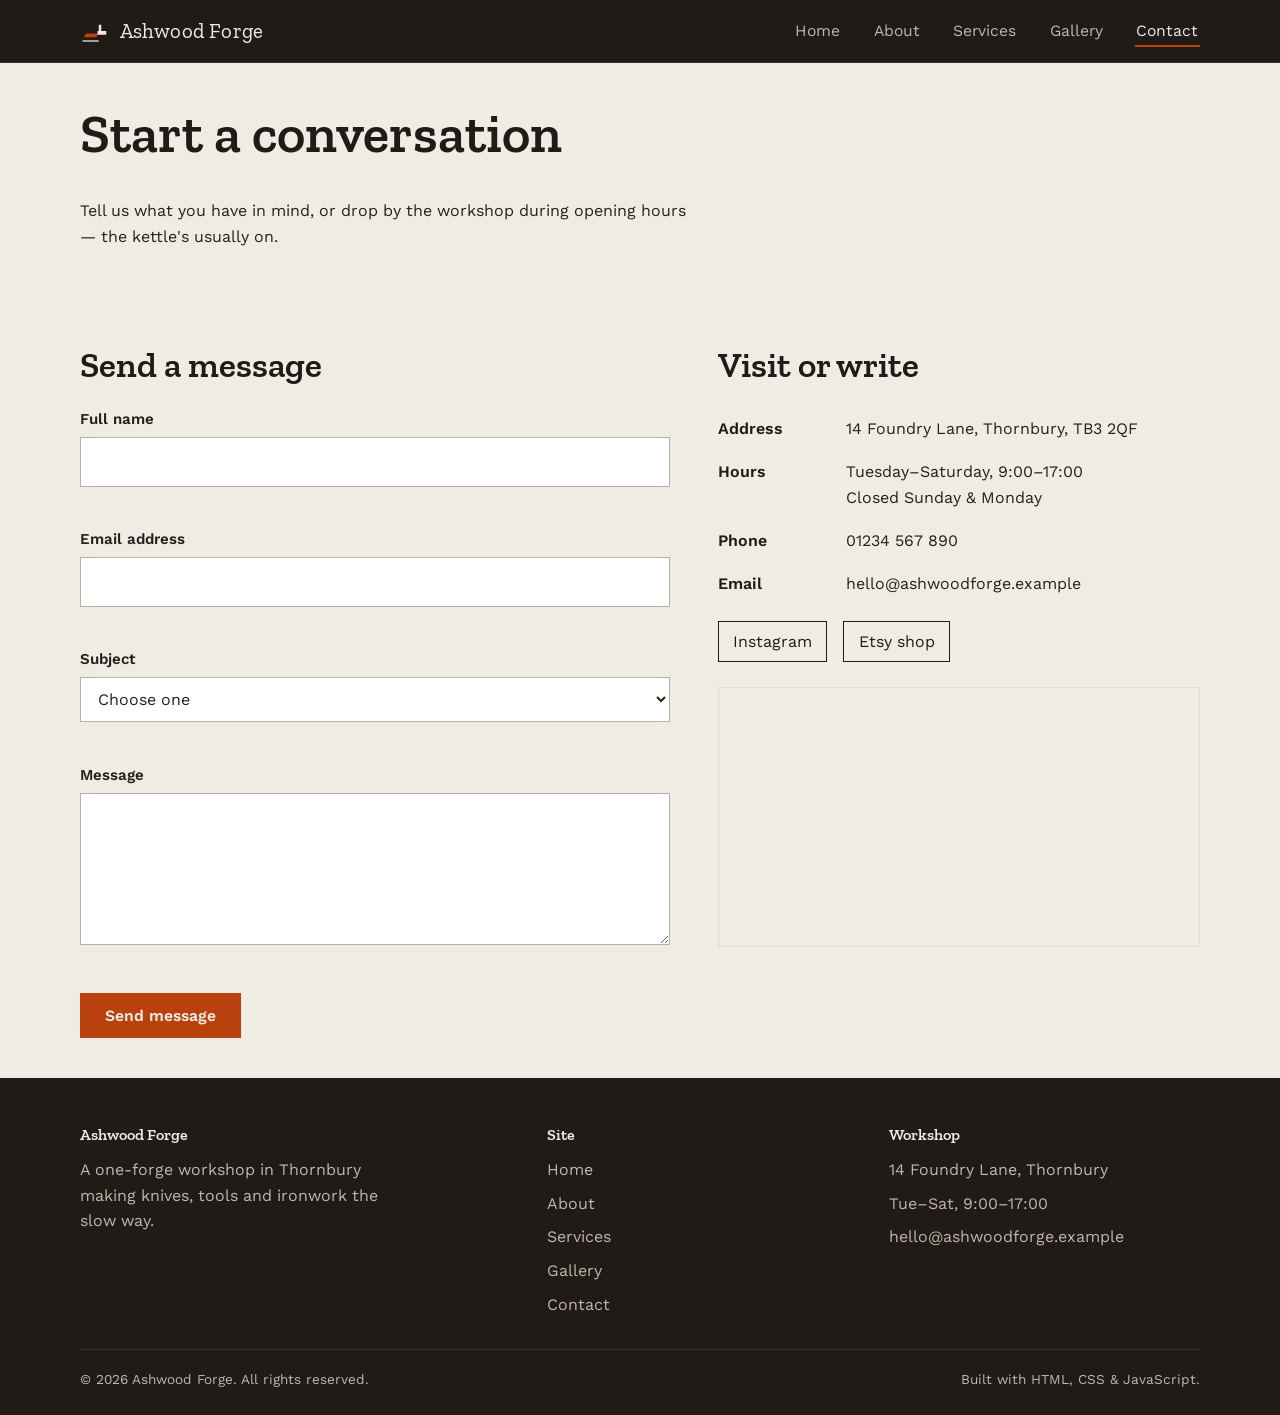
<file: contact.html>
<!DOCTYPE html>
<html lang="en">
<head>
<meta charset="UTF-8">
<meta name="viewport" content="width=device-width, initial-scale=1.0">
<title>Contact — Ashwood Forge</title>
<meta name="description" content="Get in touch with Ashwood Forge to start a commission, book a class, or ask a question. Workshop hours, address and contact form.">
<link rel="preconnect" href="https://fonts.googleapis.com">
<link href="https://fonts.googleapis.com/css2?family=Zilla+Slab:wght@500;600;700&family=Work+Sans:wght@400;500;600&display=swap" rel="stylesheet">
<link rel="stylesheet" href="css/style.css">
</head>
<body>

<header class="site-header">
  <div class="container nav-row">
    <a class="brand" href="index.html">
      <svg viewBox="0 0 48 48" fill="none" aria-hidden="true">
        <path d="M6 34h20l4-6H10z" fill="#b8410e"/>
        <rect x="28" y="24" width="14" height="6" fill="#efece4"/>
        <rect x="30" y="14" width="4" height="12" fill="#efece4"/>
        <path d="M4 40h26" stroke="#efece4" stroke-width="2"/>
      </svg>
      Ashwood Forge
    </a>
    <button class="nav-toggle" aria-label="Toggle navigation menu" aria-expanded="false">
      <span></span>
    </button>
    <nav class="main-nav" aria-label="Primary">
      <ul>
        <li><a href="index.html">Home</a></li>
        <li><a href="about.html">About</a></li>
        <li><a href="services.html">Services</a></li>
        <li><a href="gallery.html">Gallery</a></li>
        <li><a href="contact.html" aria-current="page">Contact</a></li>
      </ul>
    </nav>
  </div>
</header>

<main>

  <section class="section-tight">
    <div class="container">
      <h1>Start a conversation</h1>
      <p>Tell us what you have in mind, or drop by the workshop during
        opening hours — the kettle's usually on.</p>
    </div>
  </section>

  <section class="section-tight">
    <div class="container contact-grid">

      <div>
        <h2>Send a message</h2>
        <p id="form-status" class="form-status" role="status" hidden></p>

        <form id="contact-form" novalidate>
          <div class="field">
            <label for="name">Full name</label>
            <input type="text" id="name" name="name" autocomplete="name">
            <span class="field-error" id="name-error"></span>
          </div>

          <div class="field">
            <label for="email">Email address</label>
            <input type="email" id="email" name="email" autocomplete="email">
            <span class="field-error" id="email-error"></span>
          </div>

          <div class="field">
            <label for="subject">Subject</label>
            <select id="subject" name="subject">
              <option value="">Choose one</option>
              <option value="commission">New commission</option>
              <option value="restoration">Tool restoration</option>
              <option value="class">Booking a class</option>
              <option value="other">Something else</option>
            </select>
            <span class="field-error" id="subject-error"></span>
          </div>

          <div class="field">
            <label for="message">Message</label>
            <textarea id="message" name="message" rows="5"></textarea>
            <span class="field-error" id="message-error"></span>
          </div>

          <button type="submit" class="btn">Send message</button>
        </form>
      </div>

      <div>
        <h2>Visit or write</h2>
        <table class="info-table">
          <tr><td>Address</td><td>14 Foundry Lane, Thornbury, TB3 2QF</td></tr>
          <tr><td>Hours</td><td>Tuesday–Saturday, 9:00–17:00<br>Closed Sunday &amp; Monday</td></tr>
          <tr><td>Phone</td><td>01234 567 890</td></tr>
          <tr><td>Email</td><td>hello@ashwoodforge.example</td></tr>
        </table>

        <div class="social-row">
          <a href="#" onclick="return false;">Instagram</a>
          <a href="#" onclick="return false;">Etsy shop</a>
        </div>

        <iframe class="map-frame" title="Map showing the Ashwood Forge workshop location"
          src="https://maps.google.com/maps?q=Thornbury&t=&z=13&ie=UTF8&iwloc=&output=embed"
          loading="lazy"></iframe>
      </div>

    </div>
  </section>

</main>

<footer class="site-footer">
  <div class="container footer-grid">
    <div>
      <h4>Ashwood Forge</h4>
      <p style="max-width:32ch;">A one-forge workshop in Thornbury making
        knives, tools and ironwork the slow way.</p>
    </div>
    <div>
      <h4>Site</h4>
      <ul>
        <li><a href="index.html">Home</a></li>
        <li><a href="about.html">About</a></li>
        <li><a href="services.html">Services</a></li>
        <li><a href="gallery.html">Gallery</a></li>
        <li><a href="contact.html">Contact</a></li>
      </ul>
    </div>
    <div>
      <h4>Workshop</h4>
      <ul>
        <li>14 Foundry Lane, Thornbury</li>
        <li>Tue–Sat, 9:00–17:00</li>
        <li>hello@ashwoodforge.example</li>
      </ul>
    </div>
  </div>
  <div class="container footer-bottom">
    <span>&copy; <span id="current-year"></span> Ashwood Forge. All rights reserved.</span>
    <span>Built with HTML, CSS &amp; JavaScript.</span>
  </div>
</footer>

<script src="js/main.js"></script>
<script src="js/contact.js"></script>
</body>
</html>
</file>
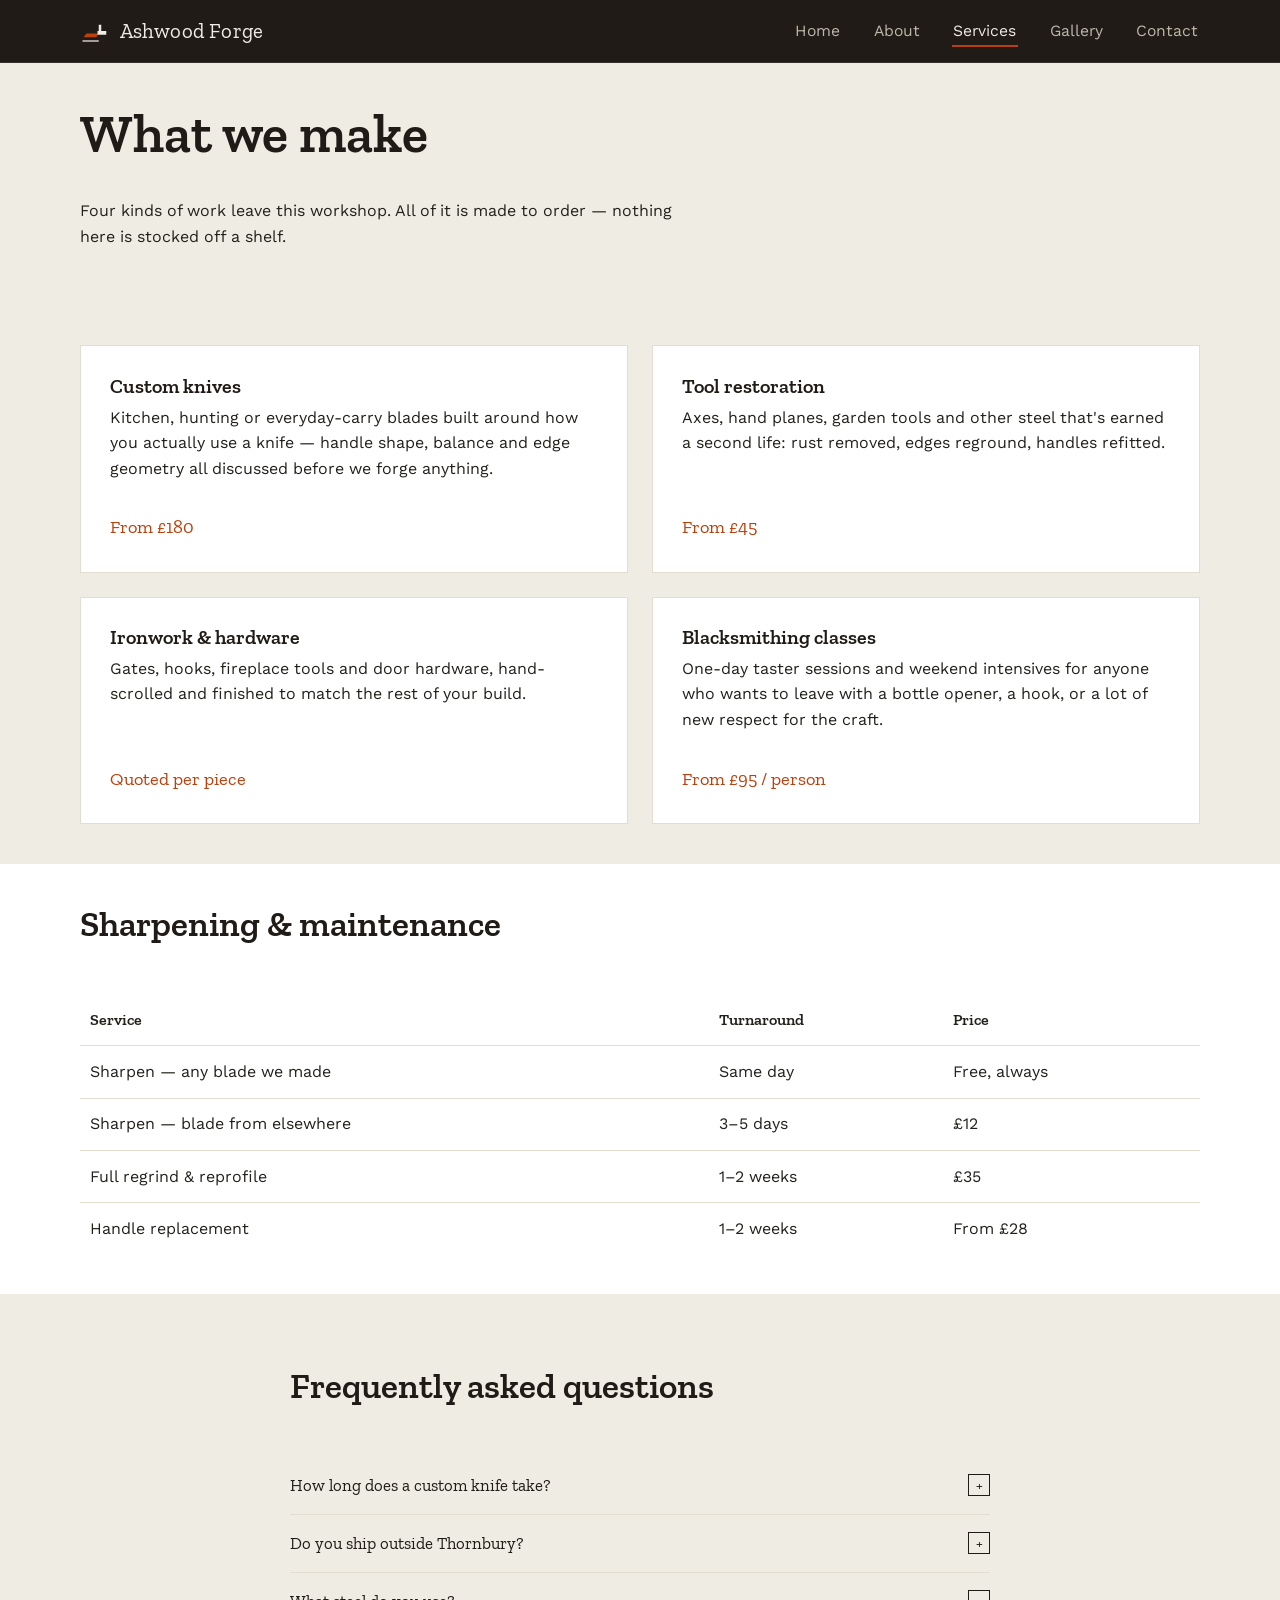
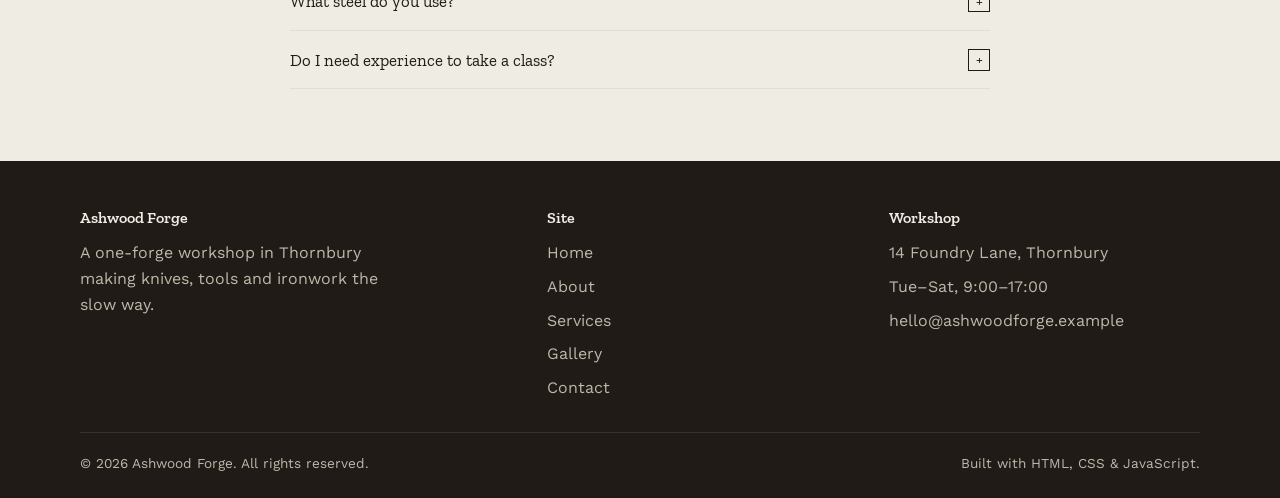
<file: services.html>
<!DOCTYPE html>
<html lang="en">
<head>
<meta charset="UTF-8">
<meta name="viewport" content="width=device-width, initial-scale=1.0">
<title>Services — Ashwood Forge</title>
<meta name="description" content="Custom knives, tool restoration, sharpening and blacksmithing classes offered by Ashwood Forge, with pricing and frequently asked questions.">
<link rel="preconnect" href="https://fonts.googleapis.com">
<link href="https://fonts.googleapis.com/css2?family=Zilla+Slab:wght@500;600;700&family=Work+Sans:wght@400;500;600&display=swap" rel="stylesheet">
<link rel="stylesheet" href="css/style.css">
</head>
<body>

<header class="site-header">
  <div class="container nav-row">
    <a class="brand" href="index.html">
      <svg viewBox="0 0 48 48" fill="none" aria-hidden="true">
        <path d="M6 34h20l4-6H10z" fill="#b8410e"/>
        <rect x="28" y="24" width="14" height="6" fill="#efece4"/>
        <rect x="30" y="14" width="4" height="12" fill="#efece4"/>
        <path d="M4 40h26" stroke="#efece4" stroke-width="2"/>
      </svg>
      Ashwood Forge
    </a>
    <button class="nav-toggle" aria-label="Toggle navigation menu" aria-expanded="false">
      <span></span>
    </button>
    <nav class="main-nav" aria-label="Primary">
      <ul>
        <li><a href="index.html">Home</a></li>
        <li><a href="about.html">About</a></li>
        <li><a href="services.html" aria-current="page">Services</a></li>
        <li><a href="gallery.html">Gallery</a></li>
        <li><a href="contact.html">Contact</a></li>
      </ul>
    </nav>
  </div>
</header>

<main>

  <section class="section-tight">
    <div class="container">
      <h1>What we make</h1>
      <p>Four kinds of work leave this workshop. All of it is made to
        order — nothing here is stocked off a shelf.</p>
    </div>
  </section>

  <section class="section-tight">
    <div class="container">
      <div class="service-cards">
        <div class="service-card">
          <h3>Custom knives</h3>
          <p>Kitchen, hunting or everyday-carry blades built around how you
            actually use a knife — handle shape, balance and edge geometry
            all discussed before we forge anything.</p>
          <span class="price">From £180</span>
        </div>
        <div class="service-card">
          <h3>Tool restoration</h3>
          <p>Axes, hand planes, garden tools and other steel that's earned
            a second life: rust removed, edges reground, handles refitted.</p>
          <span class="price">From £45</span>
        </div>
        <div class="service-card">
          <h3>Ironwork &amp; hardware</h3>
          <p>Gates, hooks, fireplace tools and door hardware, hand-scrolled
            and finished to match the rest of your build.</p>
          <span class="price">Quoted per piece</span>
        </div>
        <div class="service-card">
          <h3>Blacksmithing classes</h3>
          <p>One-day taster sessions and weekend intensives for anyone who
            wants to leave with a bottle opener, a hook, or a lot of new
            respect for the craft.</p>
          <span class="price">From £95 / person</span>
        </div>
      </div>
    </div>
  </section>

  <section class="section-tight" style="background:#fff;">
    <div class="container">
      <div class="section-head">
        <h2>Sharpening &amp; maintenance</h2>
      </div>
      <table class="price-table">
        <thead>
          <tr><th>Service</th><th>Turnaround</th><th>Price</th></tr>
        </thead>
        <tbody>
          <tr><td>Sharpen — any blade we made</td><td>Same day</td><td>Free, always</td></tr>
          <tr><td>Sharpen — blade from elsewhere</td><td>3–5 days</td><td>£12</td></tr>
          <tr><td>Full regrind &amp; reprofile</td><td>1–2 weeks</td><td>£35</td></tr>
          <tr><td>Handle replacement</td><td>1–2 weeks</td><td>From £28</td></tr>
        </tbody>
      </table>
    </div>
  </section>

  <section>
    <div class="container" style="max-width:70ch;">
      <div class="section-head">
        <h2>Frequently asked questions</h2>
      </div>

      <div class="accordion" id="faq">
        <div class="accordion-item">
          <button class="accordion-trigger" aria-expanded="false" aria-controls="faq-1">
            How long does a custom knife take?
            <span class="icon" aria-hidden="true">+</span>
          </button>
          <div class="accordion-panel" id="faq-1">
            <div class="inner">Most kitchen knives take four to six weeks
              from confirmed design to delivery, since each blade is
              forged, heat-treated and rested before final grinding.</div>
          </div>
        </div>

        <div class="accordion-item">
          <button class="accordion-trigger" aria-expanded="false" aria-controls="faq-2">
            Do you ship outside Thornbury?
            <span class="icon" aria-hidden="true">+</span>
          </button>
          <div class="accordion-panel" id="faq-2">
            <div class="inner">Yes — knives and small hardware are shipped
              nationwide in padded cases. Larger ironwork like gates is
              collection or local-delivery only.</div>
          </div>
        </div>

        <div class="accordion-item">
          <button class="accordion-trigger" aria-expanded="false" aria-controls="faq-3">
            What steel do you use?
            <span class="icon" aria-hidden="true">+</span>
          </button>
          <div class="accordion-panel" id="faq-3">
            <div class="inner">Mostly reclaimed leaf-spring and file steel,
              plus a small stock of new high-carbon steel for pieces that
              need a specific, predictable hardness.</div>
          </div>
        </div>

        <div class="accordion-item">
          <button class="accordion-trigger" aria-expanded="false" aria-controls="faq-4">
            Do I need experience to take a class?
            <span class="icon" aria-hidden="true">+</span>
          </button>
          <div class="accordion-panel" id="faq-4">
            <div class="inner">None at all — the one-day taster is built
              for complete beginners. The weekend intensive assumes you've
              done at least one taster day first.</div>
          </div>
        </div>
      </div>
    </div>
  </section>

</main>

<footer class="site-footer">
  <div class="container footer-grid">
    <div>
      <h4>Ashwood Forge</h4>
      <p style="max-width:32ch;">A one-forge workshop in Thornbury making
        knives, tools and ironwork the slow way.</p>
    </div>
    <div>
      <h4>Site</h4>
      <ul>
        <li><a href="index.html">Home</a></li>
        <li><a href="about.html">About</a></li>
        <li><a href="services.html">Services</a></li>
        <li><a href="gallery.html">Gallery</a></li>
        <li><a href="contact.html">Contact</a></li>
      </ul>
    </div>
    <div>
      <h4>Workshop</h4>
      <ul>
        <li>14 Foundry Lane, Thornbury</li>
        <li>Tue–Sat, 9:00–17:00</li>
        <li>hello@ashwoodforge.example</li>
      </ul>
    </div>
  </div>
  <div class="container footer-bottom">
    <span>&copy; <span id="current-year"></span> Ashwood Forge. All rights reserved.</span>
    <span>Built with HTML, CSS &amp; JavaScript.</span>
  </div>
</footer>

<script src="js/main.js"></script>
<script src="js/services.js"></script>
</body>
</html>
</file>
<file: css/style.css>
/* =========================================================
   ASHWOOD FORGE — main stylesheet
   One file, organised in clearly labelled sections so it is
   easy to find and explain any single rule during a viva.
   =========================================================
   1. Design tokens (colours, type, spacing)
   2. Reset & base elements
   3. Layout helpers (header/nav, footer, containers)
   4. Buttons & form controls
   5. Home page
   6. About page
   7. Services page
   8. Gallery page
   9. Contact page
   10. Media queries (tablet / mobile)
   ========================================================= */

/* ---------- 1. Design tokens ---------- */
:root{
  --charcoal:   #201b16;   /* deep warm black — header, footer, dark panels */
  --iron:       #35302a;   /* slightly lighter charcoal — card backs on dark */
  --ember:      #b8410e;   /* burnt-orange accent — links, buttons, highlights */
  --ember-dark: #8f3009;   /* hover state for ember */
  --steel:      #56707a;   /* muted blue-grey — secondary accent */
  --stone:      #efece4;   /* warm off-white page background */
  --stone-dim:  #e2ddd0;   /* slightly darker stone for stripes/cards */
  --ink:        #24211c;   /* body text on light background */
  --ash:        #beb8ab;   /* muted text on dark background */

  --font-head: "Zilla Slab", Georgia, serif;
  --font-body: "Work Sans", "Segoe UI", sans-serif;

  --radius: 2px;           /* corners stay near-square: an industrial choice, not decoration */
  --gap: 1.5rem;
  --container: 1120px;
}

/* ---------- 2. Reset & base ---------- */
*, *::before, *::after{ box-sizing: border-box; }
html{ scroll-behavior: smooth; }
body{
  margin: 0;
  background: var(--stone);
  color: var(--ink);
  font-family: var(--font-body);
  font-size: 1rem;
  line-height: 1.6;
}
img{ max-width: 100%; display: block; }
a{ color: var(--ember); text-decoration: none; }
a:hover{ color: var(--ember-dark); }
h1,h2,h3,h4{
  font-family: var(--font-head);
  line-height: 1.15;
  margin: 0 0 0.6em;
  color: var(--charcoal);
  font-weight: 600;
}
h1{ font-size: clamp(2.2rem, 4vw + 1rem, 3.4rem); }
h2{ font-size: clamp(1.6rem, 2vw + 1rem, 2.2rem); }
h3{ font-size: 1.25rem; }
p{ margin: 0 0 1em; max-width: 62ch; }
ul{ padding-left: 1.2rem; }
table{ border-collapse: collapse; width: 100%; }

.container{
  width: min(var(--container), 92%);
  margin-inline: auto;
}
section{ padding: 4.5rem 0; }
.section-tight{ padding: 2.5rem 0; }
.visually-hidden{
  position: absolute; width: 1px; height: 1px; overflow: hidden;
  clip: rect(0 0 0 0); white-space: nowrap;
}

/* focus visibility for keyboard users */
a:focus-visible, button:focus-visible, input:focus-visible,
textarea:focus-visible, select:focus-visible{
  outline: 3px solid var(--steel);
  outline-offset: 2px;
}

/* ---------- 3. Header / Nav ---------- */
.site-header{
  position: sticky; top: 0; z-index: 50;
  background: var(--charcoal);
  border-bottom: 1px solid var(--iron);
}
.nav-row{
  display: flex;
  align-items: center;
  justify-content: space-between;
  padding: 0.9rem 0;
}
.brand{
  display: flex; align-items: center; gap: 0.6rem;
  color: var(--stone); font-family: var(--font-head);
  font-size: 1.3rem; letter-spacing: 0.01em;
}
.brand svg{ width: 30px; height: 30px; flex-shrink: 0; }
.brand:hover{ color: var(--stone); }

.nav-toggle{
  display: none;
  background: none; border: 1px solid var(--iron);
  padding: 0.4rem 0.55rem;
  cursor: pointer;
}
.nav-toggle span, .nav-toggle span::before, .nav-toggle span::after{
  content: ""; display: block;
  width: 22px; height: 2px; background: var(--stone);
  position: relative; transition: transform 0.2s ease, opacity 0.2s ease;
}
.nav-toggle span::before{ position: absolute; top: -7px; }
.nav-toggle span::after{ position: absolute; top: 7px; }
.nav-toggle[aria-expanded="true"] span{ background: transparent; }
.nav-toggle[aria-expanded="true"] span::before{ transform: translateY(7px) rotate(45deg); }
.nav-toggle[aria-expanded="true"] span::after{ transform: translateY(-7px) rotate(-45deg); }

.main-nav ul{
  list-style: none; display: flex; gap: 1.9rem;
  margin: 0; padding: 0;
}
.main-nav a{
  color: var(--ash); font-size: 0.98rem;
  padding: 0.3rem 0.1rem;
  border-bottom: 2px solid transparent;
}
.main-nav a:hover{ color: var(--stone); }
.main-nav a[aria-current="page"]{
  color: var(--stone);
  border-bottom-color: var(--ember);
}

/* ---------- 4. Buttons & forms ---------- */
.btn{
  display: inline-block;
  font-family: var(--font-body);
  font-weight: 600;
  padding: 0.75rem 1.5rem;
  border: 1px solid var(--ember);
  background: var(--ember);
  color: var(--stone);
  cursor: pointer;
  font-size: 0.98rem;
}
.btn:hover{ background: var(--ember-dark); border-color: var(--ember-dark); color: var(--stone); }
.btn-outline{
  background: transparent;
  color: var(--charcoal);
  border-color: var(--charcoal);
}
.btn-outline:hover{ background: var(--charcoal); color: var(--stone); }
.btn-row{ display: flex; gap: 1rem; flex-wrap: wrap; margin-top: 1.6rem; }

label{ display: block; font-weight: 600; margin-bottom: 0.35rem; font-size: 0.94rem; }
input, textarea, select{
  width: 100%;
  font: inherit;
  padding: 0.7rem 0.8rem;
  border: 1px solid #b9b2a3;
  background: #fff;
  color: var(--ink);
}
input:focus, textarea:focus, select:focus{ border-color: var(--steel); }
.field{ margin-bottom: 1.3rem; }
.field-error{
  color: var(--ember-dark);
  font-size: 0.85rem;
  min-height: 1.1em;
  margin-top: 0.3rem;
  display: block;
}
input.invalid, textarea.invalid{ border-color: var(--ember-dark); background: #fbf1ec; }
input.valid, textarea.valid{ border-color: #4c7a5a; }

/* ---------- 5. Home page ---------- */
.hero{
  background: var(--charcoal);
  color: var(--stone);
  padding: 4.5rem 0 3.5rem;
}
.hero .container{
  display: grid;
  grid-template-columns: 1.15fr 0.85fr;
  gap: 3rem;
  align-items: center;
}
.hero p{ color: var(--ash); max-width: 46ch; }
.hero-art{ justify-self: center; }
.hero-art svg{ width: 100%; max-width: 360px; height: auto; }

.highlights{
  display: grid;
  grid-template-columns: repeat(3, 1fr);
  gap: var(--gap);
}
.highlight{
  background: #fff;
  border: 1px solid var(--stone-dim);
  padding: 1.8rem;
}
.highlight .mark{
  display: inline-flex; align-items: center; justify-content: center;
  width: 40px; height: 40px;
  background: var(--charcoal); color: var(--ember);
  margin-bottom: 1rem;
  font-family: var(--font-head);
}

.section-head{
  display: flex; align-items: baseline; justify-content: space-between;
  gap: 1rem; margin-bottom: 1.8rem; flex-wrap: wrap;
}
.section-head p{ margin: 0; color: #55503f; }

.carousel{ position: relative; }
.carousel-track{
  overflow: hidden;
  border: 1px solid var(--stone-dim);
  background: var(--charcoal);
}
.carousel-slides{
  display: flex;
  transition: transform 0.5s ease;
}
.slide{
  min-width: 100%;
  display: grid;
  grid-template-columns: 1fr 1fr;
  align-items: center;
  gap: 2rem;
  padding: 2.4rem;
  color: var(--stone);
}
.slide img{ border: 1px solid var(--iron); }
.slide .tag{ color: var(--ember); font-weight: 600; margin-bottom: 0.4rem; display:block; }
.carousel-controls{
  display: flex; align-items: center; justify-content: center;
  gap: 1rem; margin-top: 1.1rem;
}
.carousel-btn{
  background: var(--charcoal); color: var(--stone);
  border: 1px solid var(--iron);
  width: 38px; height: 38px;
  cursor: pointer; font-size: 1.1rem; line-height: 1;
}
.carousel-btn:hover{ background: var(--ember); border-color: var(--ember); }
.carousel-dots{ display: flex; gap: 0.5rem; }
.dot{
  width: 9px; height: 9px; border-radius: 50%;
  background: var(--stone-dim); border: none; cursor: pointer; padding: 0;
}
.dot[aria-selected="true"]{ background: var(--ember); }

.cta-band{
  background: var(--steel); color: #fff;
  text-align: center;
}
.cta-band h2{ color: #fff; }
.cta-band p{ color: #e4ebec; margin-inline: auto; }

/* ---------- 6. About page ---------- */
.about-hero{
  display: grid; grid-template-columns: 1fr 1fr; gap: 3rem; align-items: center;
}
.pull-quote{
  border-left: 3px solid var(--ember);
  padding-left: 1.2rem;
  font-family: var(--font-head);
  font-size: 1.3rem;
  color: var(--charcoal);
  margin: 1.6rem 0;
}
.process{
  display: grid;
  grid-template-columns: repeat(4, 1fr);
  gap: var(--gap);
  counter-reset: step;
}
.process li{
  list-style: none;
  background: #fff;
  border: 1px solid var(--stone-dim);
  padding: 1.6rem;
  counter-increment: step;
  position: relative;
}
.process li::before{
  content: counter(step);
  font-family: var(--font-head);
  font-size: 1.6rem;
  color: var(--ember);
  display: block;
  margin-bottom: 0.5rem;
}
.values-grid{
  display: grid; grid-template-columns: repeat(3, 1fr); gap: var(--gap);
}
.values-grid div{ border-top: 3px solid var(--steel); padding-top: 0.8rem; }

/* ---------- 7. Services page ---------- */
.service-cards{
  display: grid;
  grid-template-columns: repeat(2, 1fr);
  gap: var(--gap);
}
.service-card{
  background: #fff; border: 1px solid var(--stone-dim); padding: 1.8rem;
  display: flex; flex-direction: column;
}
.service-card h3{ margin-bottom: 0.4rem; }
.service-card .price{
  font-family: var(--font-head); color: var(--ember);
  font-size: 1.15rem; margin-top: auto; padding-top: 1rem;
}
.price-table th, .price-table td{
  border-bottom: 1px solid var(--stone-dim);
  padding: 0.8rem 0.6rem; text-align: left;
}
.price-table th{ font-family: var(--font-head); font-weight: 600; }
.price-table tr:last-child td{ border-bottom: none; }

.accordion-item{
  border-bottom: 1px solid var(--stone-dim);
}
.accordion-trigger{
  width: 100%; text-align: left;
  background: none; border: none; cursor: pointer;
  font-family: var(--font-head); font-size: 1.05rem;
  padding: 1.1rem 0; color: var(--charcoal);
  display: flex; justify-content: space-between; align-items: center; gap: 1rem;
}
.accordion-trigger .icon{
  flex-shrink: 0; width: 22px; height: 22px;
  border: 1px solid var(--charcoal);
  display: flex; align-items: center; justify-content: center;
  font-size: 1rem; transition: transform 0.2s ease;
}
.accordion-trigger[aria-expanded="true"] .icon{ transform: rotate(45deg); background: var(--ember); border-color: var(--ember); color: #fff; }
.accordion-panel{
  max-height: 0; overflow: hidden; transition: max-height 0.25s ease;
}
.accordion-panel .inner{ padding-bottom: 1.2rem; color: #4a4638; }

/* ---------- 8. Gallery page ---------- */
.filter-row{
  display: flex; gap: 0.7rem; flex-wrap: wrap; margin-bottom: 2rem;
}
.filter-btn{
  background: #fff; border: 1px solid var(--stone-dim);
  padding: 0.5rem 1.1rem; cursor: pointer; font: inherit;
}
.filter-btn[aria-pressed="true"]{
  background: var(--charcoal); color: var(--stone); border-color: var(--charcoal);
}
.gallery-grid{
  display: grid;
  grid-template-columns: repeat(3, 1fr);
  gap: 1rem;
}
.gallery-item{
  position: relative; border: 1px solid var(--stone-dim);
  cursor: pointer; overflow: hidden; background: var(--iron);
}
.gallery-item img{ width: 100%; height: 230px; object-fit: cover; transition: transform 0.35s ease; }
.gallery-item:hover img{ transform: scale(1.06); }
.gallery-item figcaption{
  position: absolute; left: 0; right: 0; bottom: 0;
  background: linear-gradient(to top, rgba(32,27,22,0.9), transparent);
  color: #fff; padding: 1.6rem 0.8rem 0.6rem; font-size: 0.9rem;
}
.gallery-item[hidden]{ display: none; }

.lightbox{
  position: fixed; inset: 0; background: rgba(20,17,13,0.92);
  display: flex; align-items: center; justify-content: center;
  padding: 2rem; z-index: 100;
}
.lightbox[hidden]{ display: none; }
.lightbox-box{
  background: var(--charcoal); max-width: 720px; width: 100%;
  border: 1px solid var(--iron); color: var(--stone);
}
.lightbox-box img{ width: 100%; max-height: 60vh; object-fit: cover; }
.lightbox-body{ padding: 1.3rem 1.5rem 1.6rem; }
.lightbox-close{
  float: right; background: none; border: none; color: var(--stone);
  font-size: 1.4rem; cursor: pointer; line-height: 1;
}

/* ---------- 9. Contact page ---------- */
.contact-grid{
  display: grid; grid-template-columns: 1.1fr 0.9fr; gap: 3rem;
}
.info-table td{ padding: 0.55rem 0; border: none; vertical-align: top; }
.info-table td:first-child{ font-weight: 600; width: 8rem; color: var(--charcoal); }
.social-row{ display: flex; gap: 1rem; margin-top: 1rem; }
.social-row a{
  border: 1px solid var(--charcoal); padding: 0.4rem 0.9rem; color: var(--charcoal);
}
.social-row a:hover{ background: var(--charcoal); color: var(--stone); }
.map-frame{ border: 1px solid var(--stone-dim); width: 100%; height: 260px; margin-top: 1.6rem; }
.form-status{
  padding: 0.9rem 1rem; border: 1px solid #4c7a5a; color: #2e4d38; background: #eaf3ec;
  margin-bottom: 1.3rem;
}
.form-status[hidden]{ display: none; }

/* ---------- Footer ---------- */
.site-footer{
  background: var(--charcoal); color: var(--ash);
  padding: 3rem 0 1.5rem;
}
.footer-grid{
  display: grid; grid-template-columns: 1.4fr 1fr 1fr; gap: 2rem;
  padding-bottom: 2rem; border-bottom: 1px solid var(--iron);
}
.site-footer h4{ color: var(--stone); font-size: 1rem; margin-bottom: 0.8rem; }
.site-footer ul{ list-style: none; padding: 0; margin: 0; display: grid; gap: 0.5rem; }
.site-footer a{ color: var(--ash); }
.site-footer a:hover{ color: var(--stone); }
.footer-bottom{
  padding-top: 1.2rem; display: flex; justify-content: space-between;
  flex-wrap: wrap; gap: 0.5rem; font-size: 0.85rem;
}

/* ---------- 10. Responsive ---------- */
@media (max-width: 880px){
  .nav-toggle{ display: inline-flex; align-items: center; justify-content: center; }
  .main-nav{
    position: absolute; top: 100%; left: 0; right: 0;
    background: var(--charcoal); border-bottom: 1px solid var(--iron);
    max-height: 0; overflow: hidden; transition: max-height 0.25s ease;
  }
  .main-nav.open{ max-height: 320px; }
  .main-nav ul{ flex-direction: column; gap: 0; padding: 0.5rem 0 1rem; }
  .main-nav a{ display: block; padding: 0.7rem var(--gap); border-bottom: none; }

  .hero .container{ grid-template-columns: 1fr; text-align: left; }
  .hero-art{ order: -1; max-width: 220px; }
  .highlights{ grid-template-columns: 1fr; }
  .about-hero{ grid-template-columns: 1fr; }
  .process{ grid-template-columns: repeat(2, 1fr); }
  .values-grid{ grid-template-columns: 1fr; }
  .service-cards{ grid-template-columns: 1fr; }
  .gallery-grid{ grid-template-columns: repeat(2, 1fr); }
  .contact-grid{ grid-template-columns: 1fr; }
  .footer-grid{ grid-template-columns: 1fr; gap: 1.4rem; }
  .slide{ grid-template-columns: 1fr; }
}

@media (max-width: 540px){
  section{ padding: 3rem 0; }
  .process{ grid-template-columns: 1fr; }
  .gallery-grid{ grid-template-columns: 1fr; }
  .btn-row{ flex-direction: column; }
  .btn-row .btn{ text-align: center; }
}
</file>
